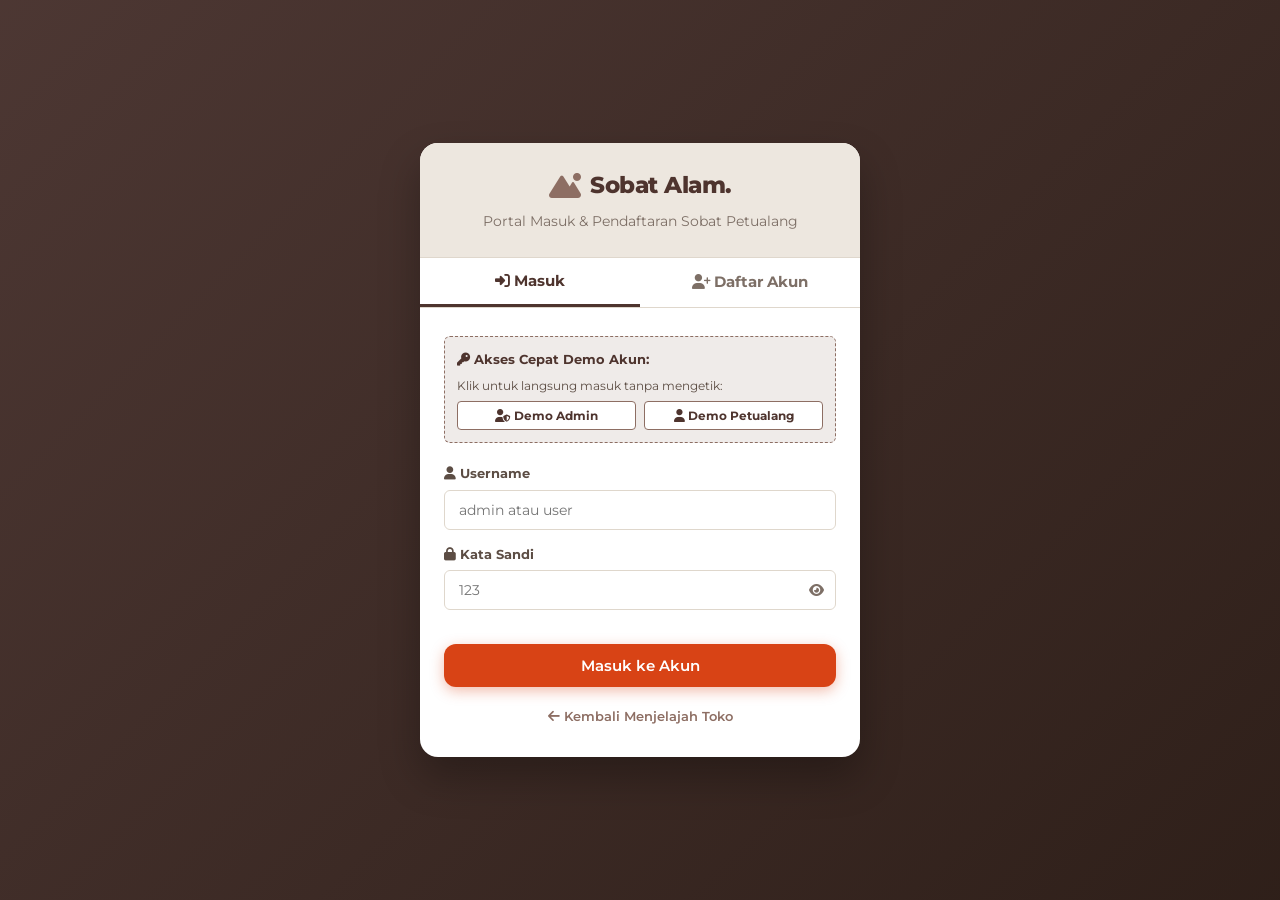
<file: admin.html>
<!DOCTYPE html>
<html lang="id">
<head>
    <meta charset="UTF-8">
    <meta name="viewport" content="width=device-width, initial-scale=1.0">
    <title>Admin Dashboard - Sobat Alam</title>
    <link rel="stylesheet" href="style.css">
    <link rel="preconnect" href="https://fonts.googleapis.com">
    <link rel="preconnect" href="https://fonts.gstatic.com" crossorigin>
    <link href="https://fonts.googleapis.com/css2?family=Montserrat:wght@400;500;600;700;800&display=swap" rel="stylesheet">
    <link rel="stylesheet" href="https://cdnjs.cloudflare.com/ajax/libs/font-awesome/6.4.0/css/all.min.css">
</head>
<body>
    <!-- Navbar Atas Admin -->
    <header class="navbar" style="background:#2b1810; border-bottom:1px solid #4a2c20;">
        <div style="display:flex; align-items:center; gap:16px;">
            <a href="admin.html" class="logo" style="color:#fff;">
                <i class="fas fa-mountain-sun" style="color:#f6c88b;"></i>
                <span>Sobat Alam <small style="font-size:0.75rem; background:rgba(255,255,255,0.15); padding:2px 8px; border-radius:4px; font-weight:600;">Admin Panel</small></span>
            </a>
        </div>
        <div class="nav-actions">
            <a href="index.html" class="btn btn-sm btn-outline-light" title="Buka Toko Pengunjung" target="_blank">
                <i class="fas fa-arrow-up-right-from-square"></i> Lihat Toko
            </a>
            <button onclick="logout()" class="btn btn-sm btn-primary" title="Keluar">
                <i class="fas fa-sign-out-alt"></i> Logout
            </button>
        </div>
    </header>

    <div class="admin-layout">
        <!-- Sidebar Menu Navigasi -->
        <aside class="admin-sidebar">
            <div class="admin-sidebar-header">
                <h3>Navigasi Admin</h3>
                <p style="font-size:0.78rem; opacity:0.8; margin-top:4px;">Kelola inventaris & transaksi</p>
            </div>
            <nav class="admin-nav">
                <button class="admin-nav-item active" data-tab="products" onclick="switchAdminTab('products')">
                    <i class="fas fa-boxes-stacked"></i> Kelola Produk
                </button>
                <button class="admin-nav-item" data-tab="orders" onclick="switchAdminTab('orders')">
                    <i class="fas fa-clipboard-list"></i> Pesanan Masuk
                </button>
                <button class="admin-nav-item" data-tab="settings" onclick="switchAdminTab('settings')">
                    <i class="fas fa-sliders"></i> Pemeliharaan Sistem
                </button>
            </nav>
            <div style="margin-top:auto; padding-top:20px; border-top:1px solid rgba(255,255,255,0.1); font-size:0.8rem; opacity:0.7;">
                Sobat Alam v2.0 Enterprise
            </div>
        </aside>

        <!-- Main Content Area -->
        <main class="admin-main">
            <!-- Statistik Ringkasan (KPI Dashboard) -->
            <div id="admin-stats" class="admin-stats-grid">
                <div class="stat-card">
                    <div class="stat-icon green"><i class="fas fa-box-archive"></i></div>
                    <div class="stat-details">
                        <h4>Total Produk Aktif</h4>
                        <div class="stat-number" id="stat-total-products">0</div>
                    </div>
                </div>
                <div class="stat-card">
                    <div class="stat-icon orange"><i class="fas fa-cart-shopping"></i></div>
                    <div class="stat-details">
                        <h4>Total Pesanan</h4>
                        <div class="stat-number" id="stat-total-orders">0</div>
                    </div>
                </div>
                <div class="stat-card">
                    <div class="stat-icon blue"><i class="fas fa-money-bill-wave"></i></div>
                    <div class="stat-details">
                        <h4>Total Omzet Masuk</h4>
                        <div class="stat-number" id="stat-total-revenue">Rp 0</div>
                    </div>
                </div>
                <div class="stat-card">
                    <div class="stat-icon yellow"><i class="fas fa-users"></i></div>
                    <div class="stat-details">
                        <h4>Pengguna Terdaftar</h4>
                        <div class="stat-number" id="stat-total-users">0</div>
                    </div>
                </div>
            </div>

            <!-- TAB 1: KELOLA PRODUK (CRUD) -->
            <section id="admin-sec-products">
                <div class="table-container">
                    <div class="table-header-bar">
                        <div>
                            <h3>Inventaris & Katalog Produk</h3>
                            <p style="font-size:0.85rem; color:var(--text-muted);">Tambah produk baru, ubah rincian harga/stok, atau hapus item</p>
                        </div>
                        <div style="display:flex; gap:12px; align-items:center;">
                            <input type="text" id="admin-prod-search" class="form-control" placeholder="Cari produk..." oninput="renderAdminProductsList()" style="width:220px; padding:8px 12px;">
                            <button class="btn btn-sm btn-primary" onclick="openModal('modal-add-product')">
                                <i class="fas fa-plus"></i> Tambah Produk Baru
                            </button>
                        </div>
                    </div>

                    <div style="overflow-x:auto;">
                        <table class="admin-table">
                            <thead>
                                <tr>
                                    <th>ID</th>
                                    <th>Foto</th>
                                    <th>Nama Produk & Tipe</th>
                                    <th>Harga</th>
                                    <th>Stok</th>
                                    <th>Rating</th>
                                    <th>Aksi</th>
                                </tr>
                            </thead>
                            <tbody id="admin-product-table-body">
                                <!-- Data diisi oleh app.js -->
                            </tbody>
                        </table>
                    </div>
                </div>
            </section>

            <!-- TAB 2: KELOLA PESANAN & TRANSAKSI -->
            <section id="admin-sec-orders" style="display:none;">
                <div class="table-container">
                    <div class="table-header-bar">
                        <div>
                            <h3>Daftar Pesanan & Transaksi Pembeli</h3>
                            <p style="font-size:0.85rem; color:var(--text-muted);">Pantau status pembayaran dan perbarui tahapan pengiriman</p>
                        </div>
                    </div>

                    <div style="overflow-x:auto;">
                        <table class="admin-table">
                            <thead>
                                <tr>
                                    <th>No. Invoice</th>
                                    <th>Pembeli & Kontak</th>
                                    <th>Rincian Barang</th>
                                    <th>Total Bayar</th>
                                    <th>Status Pesanan</th>
                                    <th>Aksi</th>
                                </tr>
                            </thead>
                            <tbody id="admin-orders-table-body">
                                <!-- Data diisi oleh app.js -->
                            </tbody>
                        </table>
                    </div>
                </div>
            </section>

            <!-- TAB 3: PENGATURAN & RESET SISTEM -->
            <section id="admin-sec-settings" style="display:none;">
                <div class="table-container" style="padding:30px;">
                    <h3 style="color:var(--primary-forest); margin-bottom:12px;">Pemeliharaan Sistem & Demo Data</h3>
                    <p style="color:var(--text-secondary); margin-bottom:24px; font-size:0.92rem;">
                        Jika Anda ingin mengembalikan data produk ke katalog bawaan awal atau mengosongkan riwayat pesanan uji coba untuk presentasi, gunakan tombol di bawah ini:
                    </p>
                    <button class="btn btn-outline-forest" onclick="resetDatabaseToDefault()" style="border-color:var(--danger); color:var(--danger);">
                        <i class="fas fa-rotate"></i> Reset Database ke Kondisi Default Demo
                    </button>
                </div>
            </section>
        </main>
    </div>

    <!-- MODAL TAMBAH PRODUK BARU -->
    <div id="modal-add-product" class="modal-overlay">
        <div class="modal-box" style="max-width: 650px;">
            <button class="modal-close-btn" onclick="closeModal('modal-add-product')"><i class="fas fa-times"></i></button>
            <div style="padding: 26px;">
                <h3 style="color:var(--primary-forest); font-size:1.35rem; margin-bottom:16px;">
                    <i class="fas fa-circle-plus" style="color:var(--forest-accent);"></i> Tambah Produk Baru
                </h3>
                <form id="form-add-product">
                    <div class="form-group">
                        <label for="prod-name">Nama Produk</label>
                        <input type="text" id="prod-name" class="form-control" placeholder="Contoh: Tenda Ultralight Pro 2P" required>
                    </div>
                    <div class="form-row">
                        <div class="form-group">
                            <label for="prod-price">Harga (Rupiah)</label>
                            <input type="number" id="prod-price" class="form-control" placeholder="Contoh: 850000" required>
                        </div>
                        <div class="form-group">
                            <label for="prod-stock">Jumlah Stok</label>
                            <input type="number" id="prod-stock" class="form-control" placeholder="Contoh: 15" value="10" required>
                        </div>
                    </div>
                    <div class="form-row">
                        <div class="form-group">
                            <label for="prod-cat">Kategori Gender</label>
                            <select id="prod-cat" class="form-control">
                                <option value="pria">Pria</option>
                                <option value="wanita">Wanita</option>
                                <option value="unisex">Unisex / Umum</option>
                            </select>
                        </div>
                        <div class="form-group">
                            <label for="prod-type">Tipe Produk</label>
                            <select id="prod-type" class="form-control">
                                <option value="tenda">Tenda & Shelter</option>
                                <option value="carrier">Tas Carrier</option>
                                <option value="sepatu">Sepatu Trekking</option>
                                <option value="pakaian">Pakaian & Jaket</option>
                                <option value="alat">Alat Camping & Masak</option>
                                <option value="aksesoris">Aksesoris & Matras</option>
                            </select>
                        </div>
                    </div>
                    <div class="form-group">
                        <label for="prod-img">URL Gambar Produk (Link Online)</label>
                        <input type="url" id="prod-img" class="form-control" placeholder="https://images.unsplash.com/photo-..." value="https://images.unsplash.com/photo-1478131143081-80f7f84ca84d?w=600&q=80" required>
                    </div>
                    <div class="form-group">
                        <label for="prod-desc">Deskripsi & Spesifikasi Produk</label>
                        <textarea id="prod-desc" class="form-control" rows="3" placeholder="Jelaskan fitur unggulan, bahan, dan kapasitas produk..."></textarea>
                    </div>
                    <div style="display:flex; justify-content:flex-end; gap:12px; margin-top:20px;">
                        <button type="button" class="btn btn-outline-forest" onclick="closeModal('modal-add-product')">Batal</button>
                        <button type="submit" class="btn btn-primary"><i class="fas fa-save"></i> Simpan Produk</button>
                    </div>
                </form>
            </div>
        </div>
    </div>

    <!-- MODAL EDIT PRODUK (UPDATE) -->
    <div id="modal-edit-product" class="modal-overlay">
        <div class="modal-box" style="max-width: 650px;">
            <button class="modal-close-btn" onclick="closeModal('modal-edit-product')"><i class="fas fa-times"></i></button>
            <div style="padding: 26px;">
                <h3 style="color:var(--primary-forest); font-size:1.35rem; margin-bottom:16px;">
                    <i class="fas fa-pen-to-square" style="color:var(--forest-accent);"></i> Edit Data Produk
                </h3>
                <form id="form-edit-product">
                    <input type="hidden" id="edit-prod-id">
                    <div class="form-group">
                        <label for="edit-prod-name">Nama Produk</label>
                        <input type="text" id="edit-prod-name" class="form-control" required>
                    </div>
                    <div class="form-row">
                        <div class="form-group">
                            <label for="edit-prod-price">Harga (Rupiah)</label>
                            <input type="number" id="edit-prod-price" class="form-control" required>
                        </div>
                        <div class="form-group">
                            <label for="edit-prod-stock">Jumlah Stok</label>
                            <input type="number" id="edit-prod-stock" class="form-control" required>
                        </div>
                    </div>
                    <div class="form-row">
                        <div class="form-group">
                            <label for="edit-prod-cat">Kategori Gender</label>
                            <select id="edit-prod-cat" class="form-control">
                                <option value="pria">Pria</option>
                                <option value="wanita">Wanita</option>
                                <option value="unisex">Unisex / Umum</option>
                            </select>
                        </div>
                        <div class="form-group">
                            <label for="edit-prod-type">Tipe Produk</label>
                            <select id="edit-prod-type" class="form-control">
                                <option value="tenda">Tenda & Shelter</option>
                                <option value="carrier">Tas Carrier</option>
                                <option value="sepatu">Sepatu Trekking</option>
                                <option value="pakaian">Pakaian & Jaket</option>
                                <option value="alat">Alat Camping & Masak</option>
                                <option value="aksesoris">Aksesoris & Matras</option>
                            </select>
                        </div>
                    </div>
                    <div class="form-group">
                        <label for="edit-prod-img">URL Gambar Produk</label>
                        <input type="url" id="edit-prod-img" class="form-control" required>
                    </div>
                    <div class="form-group">
                        <label for="edit-prod-desc">Deskripsi Produk</label>
                        <textarea id="edit-prod-desc" class="form-control" rows="3"></textarea>
                    </div>
                    <div style="display:flex; justify-content:flex-end; gap:12px; margin-top:20px;">
                        <button type="button" class="btn btn-outline-forest" onclick="closeModal('modal-edit-product')">Batal</button>
                        <button type="submit" class="btn btn-primary"><i class="fas fa-check"></i> Perbarui Produk</button>
                    </div>
                </form>
            </div>
        </div>
    </div>

    <!-- Modal Detail Pesanan Khusus Admin (Tetap di Admin Panel) -->
    <div id="admin-order-modal" class="modal-overlay"></div>

    <!-- Modal Invoice Bukti Pembelian -->
    <div id="invoice-modal" class="modal-overlay"></div>

    <script src="app.js"></script>
</body>
</html>
</file>
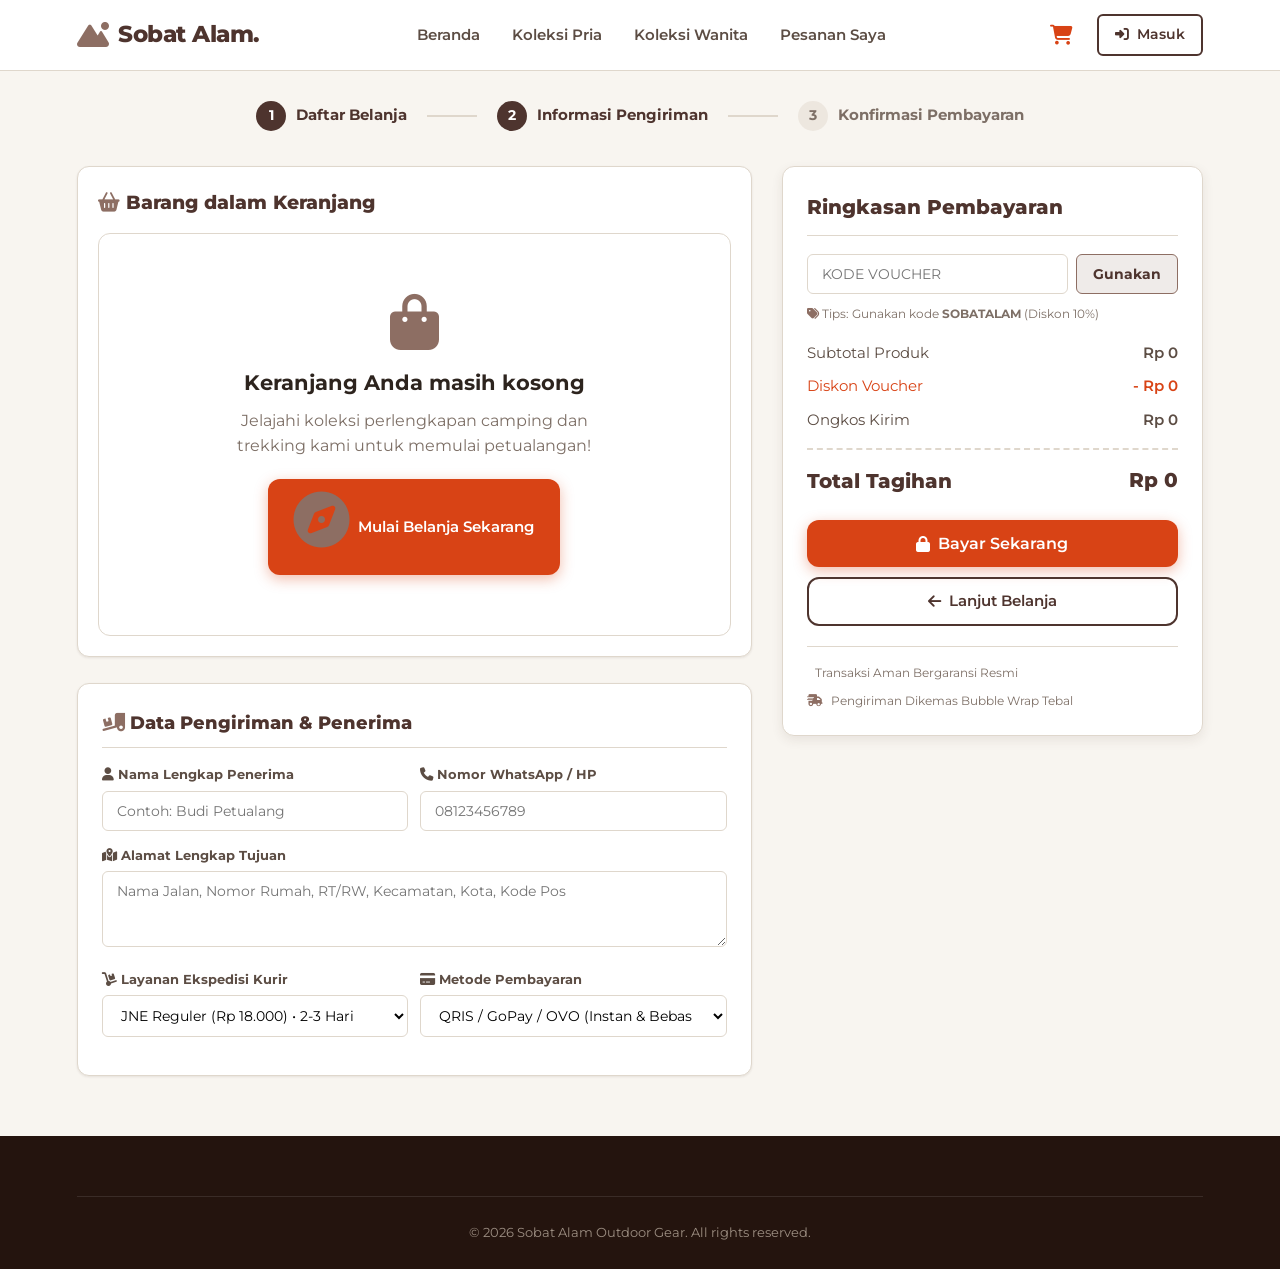
<file: cart.html>
<!DOCTYPE html>
<html lang="id">
<head>
    <meta charset="UTF-8">
    <meta name="viewport" content="width=device-width, initial-scale=1.0">
    <title>Keranjang Belanja & Checkout - Sobat Alam</title>
    <link rel="stylesheet" href="style.css">
    <link rel="preconnect" href="https://fonts.googleapis.com">
    <link rel="preconnect" href="https://fonts.gstatic.com" crossorigin>
    <link href="https://fonts.googleapis.com/css2?family=Montserrat:wght@400;500;600;700;800&display=swap" rel="stylesheet">
    <link rel="stylesheet" href="https://cdnjs.cloudflare.com/ajax/libs/font-awesome/6.4.0/css/all.min.css">
</head>
<body>
    <!-- Navigasi Utama -->
    <header class="navbar">
        <a href="index.html" class="logo">
            <i class="fas fa-mountain-sun"></i>
            <span>Sobat Alam.</span>
        </a>
        <nav class="nav-links">
            <a href="index.html">Beranda</a>
            <a href="pria.html">Koleksi Pria</a>
            <a href="wanita.html">Koleksi Wanita</a>
            <a href="orders.html">Pesanan Saya</a>
        </nav>
        <div class="nav-actions">
            <a href="cart.html" class="nav-btn-icon" title="Keranjang Belanja" style="color:var(--earth-orange);">
                <div class="cart-icon">
                    <i class="fas fa-shopping-cart"></i>
                    <span id="cart-count">0</span>
                </div>
            </a>
            <div id="user-nav-slot"></div>
            <button class="mobile-toggle" onclick="toggleMobileMenu()" title="Buka Menu">
                <i class="fas fa-bars"></i>
            </button>
        </div>
    </header>

    <main class="cart-page-wrap">
        <!-- Stepper Indicator -->
        <div class="checkout-steps">
            <div class="step-item active">
                <div class="step-badge">1</div>
                <span>Daftar Belanja</span>
            </div>
            <div class="step-divider"></div>
            <div class="step-item active">
                <div class="step-badge">2</div>
                <span>Informasi Pengiriman</span>
            </div>
            <div class="step-divider"></div>
            <div class="step-item">
                <div class="step-badge">3</div>
                <span>Konfirmasi Pembayaran</span>
            </div>
        </div>

        <div class="cart-layout">
            <!-- Kolom Kiri: Item Keranjang & Form Pengiriman -->
            <div class="cart-card-container">
                <div style="background:#fff; border-radius:var(--radius-md); border:1px solid var(--border-color); padding:20px; box-shadow:var(--shadow-sm);">
                    <div style="display:flex; justify-content:space-between; align-items:center; margin-bottom:16px;">
                        <h3 style="font-size:1.2rem; color:var(--primary-forest); font-weight:800;">
                            <i class="fas fa-shopping-basket" style="color:var(--forest-accent);"></i> Barang dalam Keranjang
                        </h3>
                    </div>
                    <!-- List Item Keranjang dari JS -->
                    <div id="cart-list"></div>
                </div>

                <!-- Form Pengiriman & Kontak Pembeli -->
                <div style="background:#fff; border-radius:var(--radius-md); border:1px solid var(--border-color); padding:24px; box-shadow:var(--shadow-sm); margin-top:10px;">
                    <h3 style="font-size:1.15rem; color:var(--primary-forest); font-weight:800; margin-bottom:16px; border-bottom:1px solid var(--border-color); padding-bottom:10px;">
                        <i class="fas fa-truck-ramp-box" style="color:var(--forest-accent);"></i> Data Pengiriman & Penerima
                    </h3>
                    <div class="form-row">
                        <div class="form-group">
                            <label for="checkout-name"><i class="fas fa-user"></i> Nama Lengkap Penerima</label>
                            <input type="text" id="checkout-name" class="form-control" placeholder="Contoh: Budi Petualang" required>
                        </div>
                        <div class="form-group">
                            <label for="checkout-phone"><i class="fas fa-phone"></i> Nomor WhatsApp / HP</label>
                            <input type="tel" id="checkout-phone" class="form-control" placeholder="08123456789" required>
                        </div>
                    </div>
                    <div class="form-group">
                        <label for="checkout-address"><i class="fas fa-map-location-dot"></i> Alamat Lengkap Tujuan</label>
                        <textarea id="checkout-address" class="form-control" rows="3" placeholder="Nama Jalan, Nomor Rumah, RT/RW, Kecamatan, Kota, Kode Pos" required></textarea>
                    </div>
                    <div class="form-row">
                        <div class="form-group">
                            <label for="checkout-courier"><i class="fas fa-dolly"></i> Layanan Ekspedisi Kurir</label>
                            <select id="checkout-courier" class="form-control" onchange="renderCartPage()">
                                <option value="18000">JNE Reguler (Rp 18.000) &bull; 2-3 Hari</option>
                                <option value="25000">SiCepat BEST Kilat (Rp 25.000) &bull; 1-2 Hari</option>
                                <option value="20000">J&T Express (Rp 20.000) &bull; 2-3 Hari</option>
                                <option value="45000">JTR Cargo Tenda/Carrier (Rp 45.000) &bull; 3-5 Hari</option>
                            </select>
                        </div>
                        <div class="form-group">
                            <label for="checkout-payment"><i class="fas fa-credit-card"></i> Metode Pembayaran</label>
                            <select id="checkout-payment" class="form-control">
                                <option value="qris">QRIS / GoPay / OVO (Instan & Bebas Biaya)</option>
                                <option value="bca">Transfer Bank BCA (Virtual Account)</option>
                                <option value="mandiri">Transfer Bank Mandiri</option>
                                <option value="cod">COD (Bayar Tunai di Tempat)</option>
                            </select>
                        </div>
                    </div>
                </div>
            </div>

            <!-- Kolom Kanan: Kupon Diskon & Ringkasan Pesanan (Sticky) -->
            <div class="checkout-panel">
                <h3>Ringkasan Pembayaran</h3>

                <!-- Input Voucher Kupon -->
                <div class="coupon-box">
                    <input type="text" id="coupon-input" placeholder="KODE VOUCHER">
                    <button type="button" onclick="applyCoupon()">Gunakan</button>
                </div>
                <div id="coupon-status-box"></div>
                <div style="font-size:0.78rem; color:var(--text-muted); margin-top:-10px; margin-bottom:18px;">
                    <i class="fas fa-tags" style="color:var(--forest-accent);"></i> Tips: Gunakan kode <b>SOBATALAM</b> (Diskon 10%)
                </div>

                <!-- Breakdown Biaya -->
                <div class="summary-line">
                    <span>Subtotal Produk</span>
                    <span id="cart-subtotal" style="font-weight:600;">Rp 0</span>
                </div>
                <div class="summary-line" style="color:var(--earth-orange);">
                    <span>Diskon Voucher</span>
                    <span id="cart-discount" style="font-weight:600;">- Rp 0</span>
                </div>
                <div class="summary-line">
                    <span>Ongkos Kirim</span>
                    <span id="cart-shipping" style="font-weight:600;">Rp 18.000</span>
                </div>
                <div class="summary-line total">
                    <span>Total Tagihan</span>
                    <span id="cart-total">Rp 0</span>
                </div>

                <div style="margin-top:24px;">
                    <button type="button" onclick="checkout(event)" class="btn btn-primary btn-block" style="padding:14px; font-size:1rem;">
                        <i class="fas fa-lock"></i> Bayar Sekarang
                    </button>
                    <a href="index.html" class="btn btn-outline-forest btn-block" style="margin-top:10px; text-align:center; padding:10px;">
                        <i class="fas fa-arrow-left"></i> Lanjut Belanja
                    </a>
                </div>

                <!-- Keamanan Transaksi -->
                <div style="margin-top:20px; padding-top:16px; border-top:1px solid var(--border-color); display:flex; flex-direction:column; gap:8px; font-size:0.78rem; color:var(--text-muted);">
                    <div style="display:flex; align-items:center; gap:8px;">
                        <i class="fas fa-shield-check" style="color:var(--forest-accent);"></i> Transaksi Aman Bergaransi Resmi
                    </div>
                    <div style="display:flex; align-items:center; gap:8px;">
                        <i class="fas fa-truck-fast" style="color:var(--forest-accent);"></i> Pengiriman Dikemas Bubble Wrap Tebal
                    </div>
                </div>
            </div>
        </div>
    </main>

    <!-- Modal Invoice Bukti Pembelian -->
    <div id="invoice-modal" class="modal-overlay"></div>

    <!-- Footer -->
    <footer>
        <div class="footer-bottom">
            &copy; 2026 Sobat Alam Outdoor Gear. All rights reserved.
        </div>
    </footer>

    <script src="app.js"></script>
</body>
</html>
</file>
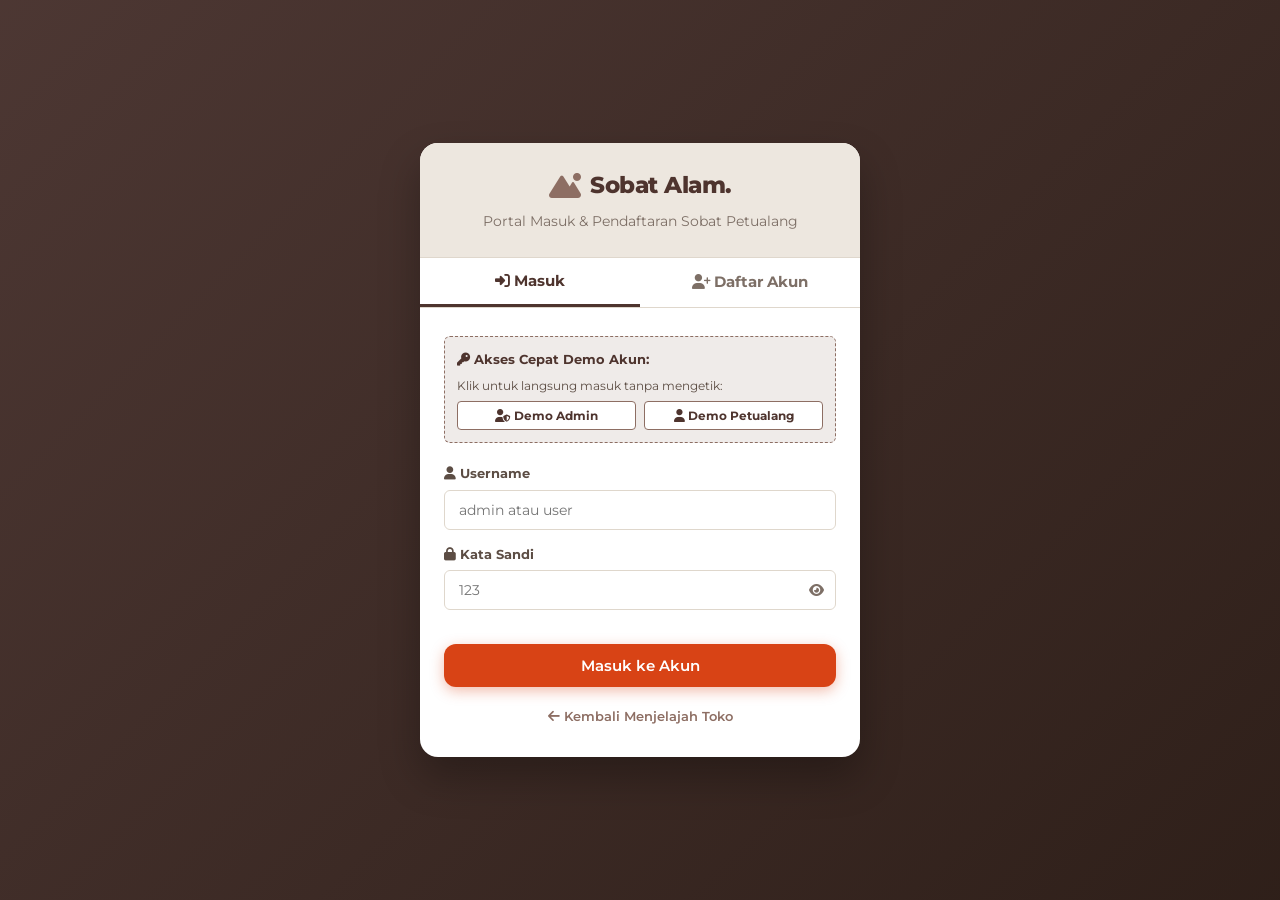
<file: login.html>
<!DOCTYPE html>
<html lang="id">
<head>
    <meta charset="UTF-8">
    <meta name="viewport" content="width=device-width, initial-scale=1.0">
    <title>Masuk & Daftar Akun - Sobat Alam</title>
    <link rel="stylesheet" href="style.css">
    <link rel="preconnect" href="https://fonts.googleapis.com">
    <link rel="preconnect" href="https://fonts.gstatic.com" crossorigin>
    <link href="https://fonts.googleapis.com/css2?family=Montserrat:wght@400;500;600;700;800&display=swap" rel="stylesheet">
    <link rel="stylesheet" href="https://cdnjs.cloudflare.com/ajax/libs/font-awesome/6.4.0/css/all.min.css">
</head>
<body>
    <div class="auth-page-wrapper">
        <div class="auth-card">
            <!-- Header Kartu -->
            <div class="auth-card-header">
                <a href="index.html" class="logo">
                    <i class="fas fa-mountain-sun"></i>
                    <span>Sobat Alam.</span>
                </a>
                <p>Portal Masuk & Pendaftaran Sobat Petualang</p>
            </div>

            <!-- Tab Masuk / Daftar -->
            <div class="auth-tabs">
                <button class="auth-tab-btn active" id="tab-login-btn" onclick="switchAuthTab('login')">
                    <i class="fas fa-sign-in-alt"></i> Masuk
                </button>
                <button class="auth-tab-btn" id="tab-register-btn" onclick="switchAuthTab('register')">
                    <i class="fas fa-user-plus"></i> Daftar Akun
                </button>
            </div>

            <!-- Form Masuk (Login) -->
            <div class="auth-form" id="form-login-section">
                <!-- Tombol Uji Coba Cepat (Demo Akun) -->
                <div class="demo-account-box">
                    <div class="demo-title"><i class="fas fa-key"></i> Akses Cepat Demo Akun:</div>
                    <div style="font-size:0.75rem; color:var(--text-secondary); margin-bottom:4px;">Klik untuk langsung masuk tanpa mengetik:</div>
                    <div class="demo-btns">
                        <button type="button" class="btn-demo" onclick="quickLogin('admin')">
                            <i class="fas fa-user-shield"></i> Demo Admin
                        </button>
                        <button type="button" class="btn-demo" onclick="quickLogin('user')">
                            <i class="fas fa-user"></i> Demo Petualang
                        </button>
                    </div>
                </div>

                <form id="login-form">
                    <div class="form-group">
                        <label for="username"><i class="fas fa-user"></i> Username</label>
                        <input type="text" id="username" class="form-control" placeholder="admin atau user" required>
                    </div>
                    <div class="form-group">
                        <label for="password"><i class="fas fa-lock"></i> Kata Sandi</label>
                        <div style="position:relative;">
                            <input type="password" id="password" class="form-control" placeholder="123" required>
                            <button type="button" onclick="togglePasswordVisibility('password')" style="position:absolute; right:12px; top:50%; transform:translateY(-50%); background:none; border:none; color:var(--text-muted); cursor:pointer;">
                                <i class="fas fa-eye" id="password-toggle-icon"></i>
                            </button>
                        </div>
                    </div>
                    <button type="submit" class="btn btn-primary btn-block" style="padding:12px; margin-top:20px;">
                        Masuk ke Akun
                    </button>
                </form>

                <div style="text-align:center; margin-top:16px;">
                    <a href="index.html" style="font-size:0.84rem; color:var(--forest-accent); font-weight:600;">
                        <i class="fas fa-arrow-left"></i> Kembali Menjelajah Toko
                    </a>
                </div>
            </div>

            <!-- Form Pendaftaran (Register) -->
            <div class="auth-form" id="form-register-section" style="display:none;">
                <form id="register-form">
                    <div class="form-group">
                        <label for="reg-fullname"><i class="fas fa-id-card"></i> Nama Lengkap</label>
                        <input type="text" id="reg-fullname" class="form-control" placeholder="Contoh: Rian Anggara" required>
                    </div>
                    <div class="form-group">
                        <label for="reg-username"><i class="fas fa-user"></i> Username Pilihan</label>
                        <input type="text" id="reg-username" class="form-control" placeholder="Contoh: rian26" required>
                    </div>
                    <div class="form-group">
                        <label for="reg-password"><i class="fas fa-lock"></i> Kata Sandi Baru</label>
                        <input type="password" id="reg-password" class="form-control" placeholder="Minimal 3 karakter" required>
                    </div>
                    <button type="submit" class="btn btn-forest btn-block" style="padding:12px; margin-top:20px;">
                        Daftar & Langsung Masuk
                    </button>
                </form>

                <div style="text-align:center; margin-top:16px;">
                    <span style="font-size:0.84rem; color:var(--text-muted);">Sudah punya akun? </span>
                    <a href="javascript:void(0)" onclick="switchAuthTab('login')" style="font-size:0.84rem; color:var(--primary-forest); font-weight:700;">
                        Masuk di sini
                    </a>
                </div>
            </div>
        </div>
    </div>

    <!-- Script Utama -->
    <script src="app.js"></script>
    <script>
        function switchAuthTab(tab) {
            const loginSec = document.getElementById('form-login-section');
            const regSec = document.getElementById('form-register-section');
            const loginBtn = document.getElementById('tab-login-btn');
            const regBtn = document.getElementById('tab-register-btn');

            if (tab === 'login') {
                loginSec.style.display = 'block';
                regSec.style.display = 'none';
                loginBtn.classList.add('active');
                regBtn.classList.remove('active');
            } else {
                loginSec.style.display = 'none';
                regSec.style.display = 'block';
                regBtn.classList.add('active');
                loginBtn.classList.remove('active');
            }
        }

        function togglePasswordVisibility(fieldId) {
            const field = document.getElementById(fieldId);
            const icon = document.getElementById('password-toggle-icon');
            if (field.type === 'password') {
                field.type = 'text';
                icon.classList.remove('fa-eye');
                icon.classList.add('fa-eye-slash');
            } else {
                field.type = 'password';
                icon.classList.remove('fa-eye-slash');
                icon.classList.add('fa-eye');
            }
        }
    </script>
</body>
</html>
</file>
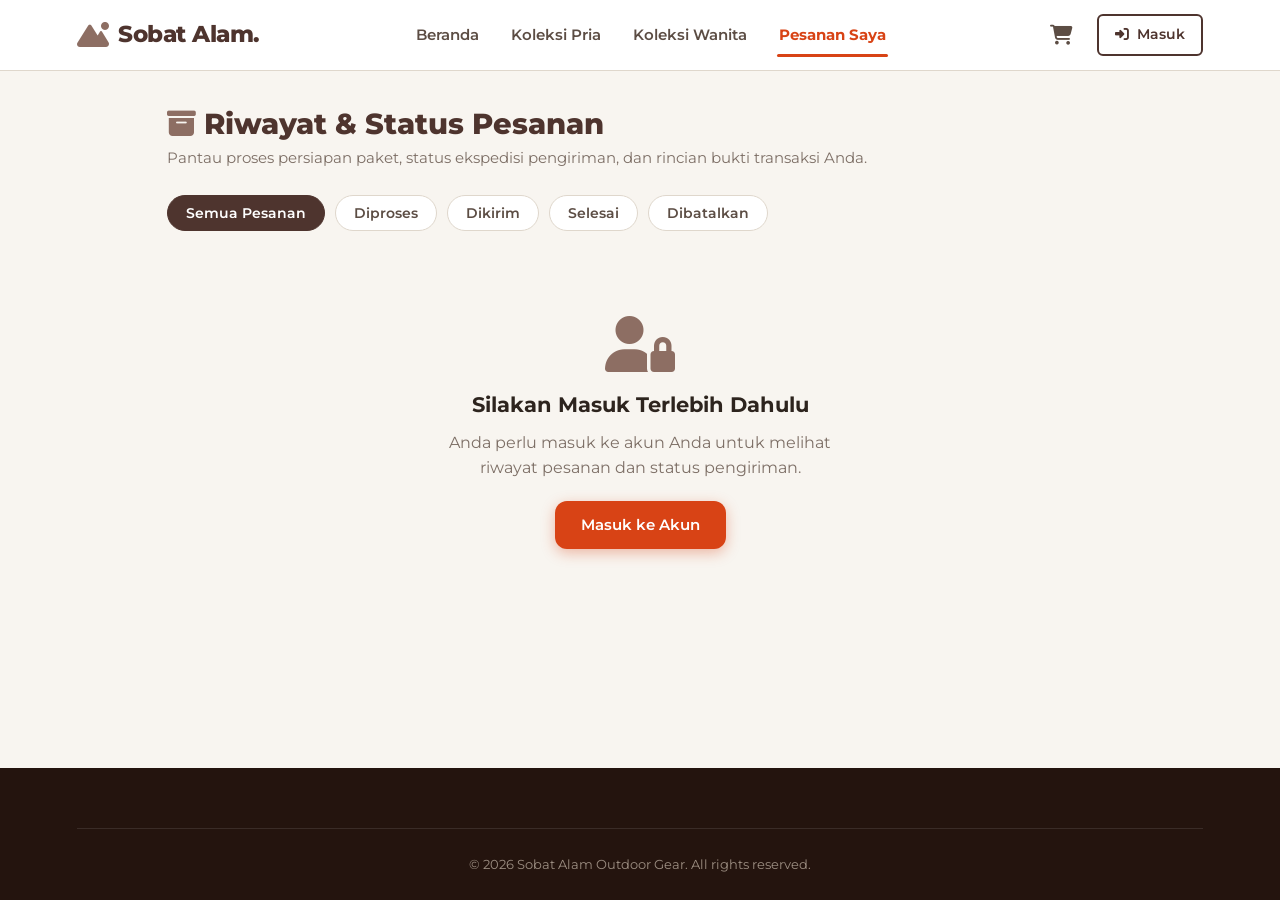
<file: orders.html>
<!DOCTYPE html>
<html lang="id">
<head>
    <meta charset="UTF-8">
    <meta name="viewport" content="width=device-width, initial-scale=1.0">
    <title>Riwayat Pesanan Saya - Sobat Alam</title>
    <link rel="stylesheet" href="style.css">
    <link rel="preconnect" href="https://fonts.googleapis.com">
    <link rel="preconnect" href="https://fonts.gstatic.com" crossorigin>
    <link href="https://fonts.googleapis.com/css2?family=Montserrat:wght@400;500;600;700;800&display=swap" rel="stylesheet">
    <link rel="stylesheet" href="https://cdnjs.cloudflare.com/ajax/libs/font-awesome/6.4.0/css/all.min.css">
</head>
<body>
    <!-- Navigasi Utama -->
    <header class="navbar">
        <a href="index.html" class="logo">
            <i class="fas fa-mountain-sun"></i>
            <span>Sobat Alam.</span>
        </a>
        <nav class="nav-links">
            <a href="index.html">Beranda</a>
            <a href="pria.html">Koleksi Pria</a>
            <a href="wanita.html">Koleksi Wanita</a>
            <a href="orders.html" class="active">Pesanan Saya</a>
        </nav>
        <div class="nav-actions">
            <a href="cart.html" class="nav-btn-icon" title="Keranjang Belanja">
                <div class="cart-icon">
                    <i class="fas fa-shopping-cart"></i>
                    <span id="cart-count">0</span>
                </div>
            </a>
            <div id="user-nav-slot"></div>
            <button class="mobile-toggle" onclick="toggleMobileMenu()" title="Buka Menu">
                <i class="fas fa-bars"></i>
            </button>
        </div>
    </header>

    <main class="orders-page-wrap">
        <!-- Page Banner Mini -->
        <div style="margin-bottom: 25px;">
            <h2 style="font-size: 1.8rem; font-weight: 800; color: var(--primary-forest);">
                <i class="fas fa-box-archive" style="color:var(--forest-accent);"></i> Riwayat & Status Pesanan
            </h2>
            <p style="color: var(--text-muted); font-size: 0.92rem;">
                Pantau proses persiapan paket, status ekspedisi pengiriman, dan rincian bukti transaksi Anda.
            </p>
        </div>

        <!-- Filter Tab Status Pesanan -->
        <div class="orders-filter-tabs">
            <button class="order-tab-btn active" onclick="filterOrdersByStatus('all', this)">Semua Pesanan</button>
            <button class="order-tab-btn" onclick="filterOrdersByStatus('Diproses', this)">Diproses</button>
            <button class="order-tab-btn" onclick="filterOrdersByStatus('Dikirim', this)">Dikirim</button>
            <button class="order-tab-btn" onclick="filterOrdersByStatus('Selesai', this)">Selesai</button>
            <button class="order-tab-btn" onclick="filterOrdersByStatus('Dibatalkan', this)">Dibatalkan</button>
        </div>

        <!-- Wadah Daftar Pesanan (Diisi Otomatis oleh app.js) -->
        <div id="orders-container"></div>
    </main>

    <!-- Modal Invoice Bukti Pembelian -->
    <div id="invoice-modal" class="modal-overlay"></div>

    <!-- Footer -->
    <footer>
        <div class="footer-bottom">
            &copy; 2026 Sobat Alam Outdoor Gear. All rights reserved.
        </div>
    </footer>

    <script src="app.js"></script>
</body>
</html>
</file>
<file: style.css>
/* ===================================================================
   SOBAT ALAM - OUTDOOR & CAMPING GEAR E-COMMERCE STYLESHEET
   Aesthetic: Warm Earth Wood & Deep Coffee Brown (Modern, Clean, Responsive)
   =================================================================== */

:root {
    /* Brand Brown Palette (Modern Earth & Leather Wood) */
    --primary-brown: #4e342e;          /* Cokelat Tua Elegan */
    --primary-brown-hover: #3e2723;    /* Cokelat Kopi Pekat */
    --brown-main: #5d4037;             /* Cokelat Utama */
    --brown-light: #8d6e63;            /* Cokelat Terang / Tawny */
    --brown-accent: #a1887f;           /* Cokelat Aksen Lembut */
    --brown-soft: #efebe9;             /* Krem Cokelat Muda */
    
    /* Mappings for class/variable compatibility */
    --primary-forest: var(--primary-brown);
    --primary-forest-hover: var(--primary-brown-hover);
    --forest-light: var(--brown-main);
    --forest-accent: var(--brown-light);
    --forest-soft: var(--brown-soft);
    
    /* Earth & Warm Accent */
    --earth-orange: #d84315;           /* Terakota Hangat */
    --earth-orange-hover: #bf360c;
    --earth-warm: #e07a5f;
    --earth-soft: #fbe9e7;
    --amber-tag: #d97706;
    
    /* Neutral & Backgrounds */
    --bg-main: #f8f5f0;                /* Krem Cerah Alami */
    --bg-card: #ffffff;
    --bg-muted: #ede7df;               /* Krem Sedang */
    --border-color: #dfd7cc;           /* Garis Pembatas Lembut */
    --border-light: #ece5dc;
    
    /* Typography Colors */
    --text-primary: #2d241e;           /* Cokelat Gelap / Espresso */
    --text-secondary: #5c4d44;
    --text-muted: #7d6f66;
    --text-light: #fdfcfb;
    
    /* Functional Status */
    --success: #2e7d32;
    --success-bg: #e8f5e9;
    --warning: #b45309;
    --warning-bg: #fef3c7;
    --danger: #c62828;
    --danger-bg: #ffebee;
    --info: #0277bd;
    --info-bg: #e1f5fe;

    /* Shadows & Radii */
    --radius-sm: 6px;
    --radius-md: 12px;
    --radius-lg: 18px;
    --radius-full: 9999px;
    --shadow-sm: 0 1px 3px rgba(62, 39, 35, 0.06), 0 1px 2px rgba(62, 39, 35, 0.04);
    --shadow-md: 0 4px 12px rgba(62, 39, 35, 0.09);
    --shadow-lg: 0 12px 28px rgba(62, 39, 35, 0.13);
    --shadow-hover: 0 16px 32px rgba(62, 39, 35, 0.18);
    
    --transition: all 0.25s cubic-bezier(0.4, 0, 0.2, 1);
}

/* Base Reset */
* {
    margin: 0;
    padding: 0;
    box-sizing: border-box;
}

html {
    scroll-behavior: smooth;
}

body {
    font-family: 'Montserrat', sans-serif;
    background-color: var(--bg-main);
    color: var(--text-primary);
    line-height: 1.6;
    min-height: 100vh;
    display: flex;
    flex-direction: column;
}

main {
    flex: 1;
}

a {
    color: inherit;
    text-decoration: none;
}

img {
    max-width: 100%;
    display: block;
}

button, input, select, textarea {
    font-family: inherit;
}

/* ===================================================================
   NAVBAR & HEADER
   =================================================================== */
.navbar {
    position: sticky;
    top: 0;
    z-index: 1000;
    background: rgba(255, 255, 255, 0.96);
    backdrop-filter: blur(10px);
    border-bottom: 1px solid var(--border-color);
    padding: 14px 6%;
    display: flex;
    justify-content: space-between;
    align-items: center;
    transition: var(--transition);
}

.logo {
    display: flex;
    align-items: center;
    gap: 10px;
    font-size: 1.45rem;
    font-weight: 800;
    color: var(--primary-brown);
    letter-spacing: -0.5px;
    text-decoration: none;
}

.logo i {
    color: var(--brown-light);
    font-size: 1.6rem;
}

.nav-links {
    display: flex;
    align-items: center;
    gap: 28px;
    list-style: none;
}

.nav-links a {
    color: var(--text-secondary);
    font-weight: 600;
    font-size: 0.95rem;
    padding: 6px 2px;
    position: relative;
    transition: var(--transition);
}

.nav-links a:hover {
    color: var(--primary-brown);
}

.nav-links a.active {
    color: var(--earth-orange);
    font-weight: 700;
}

.nav-links a.active::after {
    content: '';
    position: absolute;
    bottom: -4px;
    left: 0;
    width: 100%;
    height: 3px;
    background-color: var(--earth-orange);
    border-radius: var(--radius-full);
}

/* Nav Actions Right */
.nav-actions {
    display: flex;
    align-items: center;
    gap: 16px;
}

.nav-btn-icon {
    background: none;
    border: none;
    cursor: pointer;
    color: var(--text-secondary);
    font-size: 1.25rem;
    padding: 8px;
    border-radius: var(--radius-full);
    display: flex;
    align-items: center;
    justify-content: center;
    transition: var(--transition);
    position: relative;
}

.nav-btn-icon:hover {
    color: var(--primary-brown);
    background-color: var(--brown-soft);
}

.cart-icon {
    position: relative;
    display: flex;
    align-items: center;
    justify-content: center;
}

#cart-count {
    position: absolute;
    top: -6px;
    right: -8px;
    background-color: var(--earth-orange);
    color: var(--text-light);
    font-size: 0.72rem;
    font-weight: 700;
    min-width: 20px;
    height: 20px;
    border-radius: var(--radius-full);
    display: flex;
    align-items: center;
    justify-content: center;
    padding: 0 4px;
    box-shadow: 0 2px 4px rgba(216, 67, 21, 0.3);
}

/* User Account Profile Pill */
.user-profile-menu {
    position: relative;
}

.user-badge-btn {
    display: flex;
    align-items: center;
    gap: 8px;
    padding: 6px 14px;
    background: var(--bg-muted);
    border: 1px solid var(--border-color);
    border-radius: var(--radius-full);
    color: var(--primary-brown);
    font-size: 0.88rem;
    font-weight: 600;
    cursor: pointer;
    transition: var(--transition);
}

.user-badge-btn:hover {
    background: var(--brown-soft);
    border-color: var(--brown-light);
}

.user-badge-btn .user-avatar {
    width: 26px;
    height: 26px;
    background: var(--primary-brown);
    color: #fff;
    border-radius: 50%;
    display: flex;
    align-items: center;
    justify-content: center;
    font-size: 0.75rem;
}

.user-dropdown {
    position: absolute;
    right: 0;
    top: calc(100% + 8px);
    background: #fff;
    border-radius: var(--radius-md);
    box-shadow: var(--shadow-lg);
    border: 1px solid var(--border-color);
    width: 220px;
    display: none;
    flex-direction: column;
    overflow: hidden;
    z-index: 1010;
}

.user-dropdown.show {
    display: flex;
    animation: dropDownAnim 0.2s ease-out;
}

@keyframes dropDownAnim {
    from { opacity: 0; transform: translateY(-8px); }
    to { opacity: 1; transform: translateY(0); }
}

.user-dropdown-header {
    padding: 14px;
    background: var(--bg-muted);
    border-bottom: 1px solid var(--border-color);
}

.user-dropdown-header .name {
    font-weight: 700;
    color: var(--primary-brown);
    font-size: 0.95rem;
}

.user-dropdown-header .role-badge {
    display: inline-block;
    padding: 2px 8px;
    border-radius: var(--radius-full);
    font-size: 0.72rem;
    font-weight: 700;
    margin-top: 4px;
    text-transform: uppercase;
}

.role-badge.admin {
    background: #fef3c7;
    color: #b45309;
}

.role-badge.user {
    background: var(--brown-soft);
    color: var(--primary-brown);
}

.user-dropdown a, .user-dropdown button {
    display: flex;
    align-items: center;
    gap: 10px;
    padding: 12px 16px;
    color: var(--text-secondary);
    font-size: 0.88rem;
    font-weight: 600;
    background: none;
    border: none;
    text-align: left;
    width: 100%;
    cursor: pointer;
    transition: var(--transition);
}

.user-dropdown a:hover, .user-dropdown button:hover {
    background: var(--bg-muted);
    color: var(--primary-brown);
}

.user-dropdown .logout-item {
    color: var(--danger);
    border-top: 1px solid var(--border-color);
}

.user-dropdown .logout-item:hover {
    background: var(--danger-bg);
    color: var(--danger);
}

/* Mobile Toggle */
.mobile-toggle {
    display: none;
    background: none;
    border: none;
    font-size: 1.4rem;
    color: var(--primary-brown);
    cursor: pointer;
    padding: 6px;
}

/* ===================================================================
   HERO SECTION
   =================================================================== */
.hero {
    position: relative;
    min-height: 520px;
    background: linear-gradient(135deg, rgba(62, 39, 35, 0.88) 0%, rgba(46, 28, 24, 0.85) 100%), 
                url('https://images.unsplash.com/photo-1510312305653-8ed496efae75?w=1920&q=80') center/cover no-repeat;
    display: flex;
    align-items: center;
    padding: 60px 6%;
    color: var(--text-light);
    overflow: hidden;
}

.hero-content {
    max-width: 640px;
    z-index: 2;
}

.hero-pill {
    display: inline-flex;
    align-items: center;
    gap: 8px;
    padding: 6px 14px;
    background: rgba(255, 255, 255, 0.18);
    border: 1px solid rgba(255, 255, 255, 0.3);
    border-radius: var(--radius-full);
    font-size: 0.82rem;
    font-weight: 600;
    letter-spacing: 0.5px;
    margin-bottom: 20px;
    backdrop-filter: blur(6px);
}

.hero h1 {
    font-size: 3.1rem;
    font-weight: 800;
    line-height: 1.15;
    margin-bottom: 18px;
    letter-spacing: -1px;
}

.hero h1 span {
    color: #f6c88b;
}

.hero p {
    font-size: 1.1rem;
    opacity: 0.94;
    margin-bottom: 30px;
    line-height: 1.6;
}

.hero-cta {
    display: flex;
    gap: 16px;
    flex-wrap: wrap;
}

/* Button System */
.btn {
    display: inline-flex;
    align-items: center;
    justify-content: center;
    gap: 8px;
    padding: 12px 26px;
    font-size: 0.95rem;
    font-weight: 600;
    border-radius: var(--radius-md);
    border: none;
    cursor: pointer;
    transition: var(--transition);
    text-decoration: none;
}

.btn-primary {
    background-color: var(--earth-orange);
    color: #fff;
    box-shadow: 0 4px 14px rgba(216, 67, 21, 0.35);
}

.btn-primary:hover {
    background-color: var(--earth-orange-hover);
    transform: translateY(-2px);
    box-shadow: 0 6px 20px rgba(216, 67, 21, 0.45);
}

.btn-brown, .btn-forest {
    background-color: var(--primary-brown);
    color: #fff;
}

.btn-brown:hover, .btn-forest:hover {
    background-color: var(--primary-brown-hover);
    transform: translateY(-2px);
}

.btn-outline-light {
    background: rgba(255, 255, 255, 0.12);
    color: #fff;
    border: 1px solid rgba(255, 255, 255, 0.4);
    backdrop-filter: blur(4px);
}

.btn-outline-light:hover {
    background: #fff;
    color: var(--primary-brown);
}

.btn-outline-brown, .btn-outline-forest {
    background: transparent;
    color: var(--primary-brown);
    border: 2px solid var(--primary-brown);
}

.btn-outline-brown:hover, .btn-outline-forest:hover {
    background: var(--primary-brown);
    color: #fff;
}

.btn-sm {
    padding: 8px 16px;
    font-size: 0.85rem;
    border-radius: var(--radius-sm);
}

.btn-block {
    width: 100%;
}

/* Features Highlights Bar */
.features-bar {
    display: grid;
    grid-template-columns: repeat(auto-fit, minmax(220px, 1fr));
    gap: 20px;
    padding: 30px 6%;
    background: #fff;
    border-bottom: 1px solid var(--border-color);
}

.feature-box {
    display: flex;
    align-items: center;
    gap: 16px;
}

.feature-box i {
    width: 46px;
    height: 46px;
    background: var(--brown-soft);
    color: var(--brown-main);
    border-radius: 50%;
    display: flex;
    align-items: center;
    justify-content: center;
    font-size: 1.3rem;
}

.feature-box h4 {
    font-size: 0.95rem;
    font-weight: 700;
    color: var(--primary-brown);
    margin-bottom: 2px;
}

.feature-box p {
    font-size: 0.82rem;
    color: var(--text-muted);
}

/* ===================================================================
   PAGE HEADER BANNER (FOR PRIA, WANITA, CART, ORDERS)
   =================================================================== */
.page-banner {
    background: linear-gradient(135deg, var(--primary-brown) 0%, #2e1c12 100%);
    color: #fff;
    padding: 45px 6%;
    position: relative;
    overflow: hidden;
}

.page-banner-content {
    max-width: 800px;
    position: relative;
    z-index: 2;
}

.page-banner-badge {
    display: inline-block;
    padding: 4px 12px;
    background: rgba(255, 255, 255, 0.16);
    border-radius: var(--radius-full);
    font-size: 0.78rem;
    font-weight: 700;
    text-transform: uppercase;
    letter-spacing: 0.5px;
    margin-bottom: 12px;
}

.page-banner h1 {
    font-size: 2.3rem;
    font-weight: 800;
    margin-bottom: 8px;
}

.page-banner p {
    opacity: 0.92;
    font-size: 1rem;
}

/* Breadcrumb */
.breadcrumb {
    display: flex;
    align-items: center;
    gap: 8px;
    font-size: 0.84rem;
    color: rgba(255, 255, 255, 0.75);
    margin-top: 14px;
}

.breadcrumb a {
    color: #fff;
    font-weight: 600;
}

.breadcrumb a:hover {
    text-decoration: underline;
}

/* ===================================================================
   FILTER & CONTROLS TOOLBAR
   =================================================================== */
.catalog-toolbar {
    padding: 30px 6% 10px;
    display: flex;
    flex-direction: column;
    gap: 20px;
}

.toolbar-top {
    display: flex;
    justify-content: space-between;
    align-items: center;
    gap: 16px;
    flex-wrap: wrap;
}

.search-input-box {
    position: relative;
    flex: 1;
    max-width: 440px;
    min-width: 260px;
}

.search-input-box input {
    width: 100%;
    padding: 12px 16px 12px 42px;
    border: 1px solid var(--border-color);
    border-radius: var(--radius-full);
    background: #fff;
    font-size: 0.92rem;
    outline: none;
    transition: var(--transition);
}

.search-input-box input:focus {
    border-color: var(--brown-main);
    box-shadow: 0 0 0 3px rgba(93, 64, 55, 0.14);
}

.search-input-box i {
    position: absolute;
    left: 16px;
    top: 50%;
    transform: translateY(-50%);
    color: var(--text-muted);
}

.toolbar-filters {
    display: flex;
    align-items: center;
    gap: 12px;
    flex-wrap: wrap;
}

.sort-select {
    padding: 10px 18px;
    border: 1px solid var(--border-color);
    border-radius: var(--radius-full);
    background: #fff;
    font-size: 0.88rem;
    font-weight: 600;
    color: var(--text-secondary);
    outline: none;
    cursor: pointer;
    transition: var(--transition);
}

.sort-select:focus {
    border-color: var(--brown-main);
}

/* Category Filter Pills */
.category-pills {
    display: flex;
    align-items: center;
    gap: 10px;
    overflow-x: auto;
    padding-bottom: 6px;
    scrollbar-width: none;
}

.category-pills::-webkit-scrollbar {
    display: none;
}

.cat-pill {
    padding: 8px 18px;
    background: #fff;
    border: 1px solid var(--border-color);
    border-radius: var(--radius-full);
    font-size: 0.88rem;
    font-weight: 600;
    color: var(--text-secondary);
    cursor: pointer;
    white-space: nowrap;
    display: flex;
    align-items: center;
    gap: 8px;
    transition: var(--transition);
}

.cat-pill i {
    color: var(--brown-main);
}

.cat-pill:hover {
    background: var(--brown-soft);
    border-color: var(--brown-light);
    color: var(--primary-brown);
}

.cat-pill.active {
    background: var(--primary-brown);
    border-color: var(--primary-brown);
    color: #fff;
}

.cat-pill.active i {
    color: #f6c88b;
}

/* ===================================================================
   PRODUCT CATALOG SECTION & CARDS
   =================================================================== */
.products-section {
    padding: 20px 6% 60px;
}

.section-header {
    display: flex;
    justify-content: space-between;
    align-items: flex-end;
    margin-bottom: 26px;
    flex-wrap: wrap;
    gap: 10px;
}

.section-header h2 {
    font-size: 1.8rem;
    font-weight: 800;
    color: var(--primary-brown);
}

.section-header p {
    color: var(--text-muted);
    font-size: 0.92rem;
}

.product-grid {
    display: grid;
    grid-template-columns: repeat(auto-fill, minmax(260px, 1fr));
    gap: 26px;
}

/* Modern Card */
.product-card {
    background: var(--bg-card);
    border-radius: var(--radius-md);
    border: 1px solid var(--border-color);
    overflow: hidden;
    box-shadow: var(--shadow-sm);
    display: flex;
    flex-direction: column;
    transition: var(--transition);
    position: relative;
}

.product-card:hover {
    transform: translateY(-6px);
    box-shadow: var(--shadow-hover);
    border-color: var(--brown-light);
}

.product-image-wrap {
    position: relative;
    width: 100%;
    height: 230px;
    overflow: hidden;
    background: #eee8e0;
}

.product-image-wrap img {
    width: 100%;
    height: 100%;
    object-fit: cover;
    transition: transform 0.4s ease;
}

.product-card:hover .product-image-wrap img {
    transform: scale(1.06);
}

.badge-tag {
    position: absolute;
    top: 12px;
    left: 12px;
    padding: 4px 10px;
    background: rgba(62, 39, 35, 0.9);
    color: #fff;
    font-size: 0.72rem;
    font-weight: 700;
    border-radius: var(--radius-full);
    letter-spacing: 0.5px;
    text-transform: uppercase;
    backdrop-filter: blur(4px);
}

.stock-tag {
    position: absolute;
    top: 12px;
    right: 12px;
    padding: 4px 9px;
    font-size: 0.72rem;
    font-weight: 700;
    border-radius: var(--radius-full);
}

.stock-tag.in-stock {
    background: var(--success-bg);
    color: var(--success);
}

.stock-tag.low-stock {
    background: var(--warning-bg);
    color: var(--warning);
}

.quick-view-btn {
    position: absolute;
    bottom: 12px;
    left: 50%;
    transform: translateX(-50%) translateY(20px);
    opacity: 0;
    background: rgba(255, 255, 255, 0.95);
    color: var(--primary-brown);
    border: none;
    padding: 8px 18px;
    border-radius: var(--radius-full);
    font-size: 0.82rem;
    font-weight: 700;
    cursor: pointer;
    box-shadow: 0 4px 10px rgba(0, 0, 0, 0.15);
    display: flex;
    align-items: center;
    gap: 6px;
    transition: var(--transition);
    white-space: nowrap;
}

.product-card:hover .quick-view-btn {
    transform: translateX(-50%) translateY(0);
    opacity: 1;
}

.product-info {
    padding: 18px;
    display: flex;
    flex-direction: column;
    flex: 1;
}

.product-meta {
    display: flex;
    justify-content: space-between;
    align-items: center;
    margin-bottom: 8px;
}

.product-category-label {
    font-size: 0.76rem;
    font-weight: 700;
    text-transform: uppercase;
    color: var(--brown-main);
}

.product-rating {
    display: flex;
    align-items: center;
    gap: 4px;
    font-size: 0.8rem;
    font-weight: 700;
    color: #eab308;
}

.product-info h3 {
    font-size: 1.05rem;
    font-weight: 700;
    color: var(--text-primary);
    margin-bottom: 6px;
    line-height: 1.35;
    display: -webkit-box;
    -webkit-line-clamp: 2;
    -webkit-box-orient: vertical;
    overflow: hidden;
    height: 2.7rem;
}

.product-desc-snippet {
    font-size: 0.82rem;
    color: var(--text-muted);
    margin-bottom: 14px;
    line-height: 1.4;
    display: -webkit-box;
    -webkit-line-clamp: 2;
    -webkit-box-orient: vertical;
    overflow: hidden;
}

.product-bottom {
    margin-top: auto;
    display: flex;
    flex-direction: column;
    gap: 12px;
}

.product-price {
    font-size: 1.25rem;
    font-weight: 800;
    color: var(--primary-brown);
}

.card-actions {
    display: flex;
    gap: 8px;
}

.card-actions .btn-cart {
    flex: 1;
    background: var(--primary-brown);
    color: #fff;
    border: none;
    padding: 10px;
    border-radius: var(--radius-sm);
    font-weight: 600;
    font-size: 0.88rem;
    cursor: pointer;
    display: flex;
    align-items: center;
    justify-content: center;
    gap: 6px;
    transition: var(--transition);
}

.card-actions .btn-cart:hover {
    background: var(--brown-main);
}

.card-actions .btn-detail {
    background: var(--bg-muted);
    color: var(--primary-brown);
    border: 1px solid var(--border-color);
    padding: 10px 14px;
    border-radius: var(--radius-sm);
    font-size: 0.88rem;
    cursor: pointer;
    transition: var(--transition);
}

.card-actions .btn-detail:hover {
    background: var(--brown-soft);
    border-color: var(--brown-light);
}

/* Empty State */
.empty-state {
    text-align: center;
    padding: 60px 20px;
    grid-column: 1 / -1;
}

.empty-state i {
    font-size: 3.5rem;
    color: var(--brown-light);
    margin-bottom: 16px;
}

.empty-state h3 {
    font-size: 1.3rem;
    color: var(--text-primary);
    margin-bottom: 8px;
}

.empty-state p {
    color: var(--text-muted);
    max-width: 400px;
    margin: 0 auto 20px;
}

/* ===================================================================
   MODAL DIALOGS (PRODUCT DETAIL, INVOICE, QUICK SEARCH, ADMIN MODAL)
   =================================================================== */
.modal-overlay {
    position: fixed;
    top: 0;
    left: 0;
    right: 0;
    bottom: 0;
    background: rgba(46, 28, 24, 0.7);
    backdrop-filter: blur(4px);
    z-index: 2000;
    display: none;
    align-items: center;
    justify-content: center;
    padding: 20px;
    overflow-y: auto;
}

.modal-overlay.active {
    display: flex;
    animation: fadeIn 0.2s ease-out;
}

@keyframes fadeIn {
    from { opacity: 0; }
    to { opacity: 1; }
}

.modal-box {
    background: #fff;
    border-radius: var(--radius-lg);
    box-shadow: var(--shadow-lg);
    max-width: 780px;
    width: 100%;
    max-height: 90vh;
    overflow-y: auto;
    position: relative;
    animation: slideUp 0.25s ease-out;
}

@keyframes slideUp {
    from { transform: translateY(20px); opacity: 0; }
    to { transform: translateY(0); opacity: 1; }
}

.modal-close-btn {
    position: absolute;
    top: 18px;
    right: 18px;
    width: 36px;
    height: 36px;
    border-radius: 50%;
    background: var(--bg-muted);
    border: none;
    font-size: 1.1rem;
    color: var(--text-secondary);
    cursor: pointer;
    display: flex;
    align-items: center;
    justify-content: center;
    transition: var(--transition);
    z-index: 10;
}

.modal-close-btn:hover {
    background: var(--danger-bg);
    color: var(--danger);
}

/* Product Detail Modal Body */
.product-detail-layout {
    display: grid;
    grid-template-columns: 1fr 1.2fr;
    gap: 28px;
    padding: 30px;
}

.detail-img-box {
    border-radius: var(--radius-md);
    overflow: hidden;
    background: #eee8e0;
    height: 340px;
}

.detail-img-box img {
    width: 100%;
    height: 100%;
    object-fit: cover;
}

.detail-content {
    display: flex;
    flex-direction: column;
}

.detail-header {
    margin-bottom: 14px;
}

.detail-header h2 {
    font-size: 1.5rem;
    font-weight: 800;
    color: var(--primary-brown);
    margin-bottom: 8px;
}

.detail-price {
    font-size: 1.6rem;
    font-weight: 800;
    color: var(--earth-orange);
    margin-bottom: 12px;
}

.detail-desc {
    font-size: 0.92rem;
    color: var(--text-secondary);
    margin-bottom: 18px;
    line-height: 1.6;
}

.detail-specs-table {
    width: 100%;
    border-collapse: collapse;
    margin-bottom: 20px;
    font-size: 0.85rem;
}

.detail-specs-table td {
    padding: 6px 10px;
    border-bottom: 1px solid var(--border-light);
}

.detail-specs-table td:first-child {
    font-weight: 600;
    color: var(--text-muted);
    width: 35%;
}

.qty-picker {
    display: flex;
    align-items: center;
    gap: 12px;
    margin-bottom: 22px;
}

.qty-picker label {
    font-size: 0.88rem;
    font-weight: 600;
    color: var(--text-secondary);
}

.qty-stepper {
    display: flex;
    align-items: center;
    border: 1px solid var(--border-color);
    border-radius: var(--radius-sm);
    overflow: hidden;
    background: #fff;
}

.qty-stepper button {
    width: 34px;
    height: 34px;
    background: var(--bg-muted);
    border: none;
    cursor: pointer;
    font-weight: 700;
    font-size: 1.1rem;
    color: var(--primary-brown);
    transition: var(--transition);
}

.qty-stepper button:hover {
    background: var(--brown-soft);
}

.qty-stepper input {
    width: 50px;
    height: 34px;
    border: none;
    text-align: center;
    font-weight: 700;
    outline: none;
}

/* ===================================================================
   SHOPPING CART & CHECKOUT PAGE
   =================================================================== */
.cart-page-wrap {
    padding: 30px 6% 60px;
    max-width: 1280px;
    margin: 0 auto;
    width: 100%;
}

.checkout-steps {
    display: flex;
    align-items: center;
    justify-content: center;
    gap: 20px;
    margin-bottom: 35px;
}

.step-item {
    display: flex;
    align-items: center;
    gap: 10px;
    font-size: 0.92rem;
    font-weight: 700;
    color: var(--text-muted);
}

.step-item.active {
    color: var(--primary-brown);
}

.step-badge {
    width: 30px;
    height: 30px;
    border-radius: 50%;
    background: var(--bg-muted);
    color: var(--text-muted);
    display: flex;
    align-items: center;
    justify-content: center;
    font-size: 0.85rem;
}

.step-item.active .step-badge {
    background: var(--primary-brown);
    color: #fff;
}

.step-divider {
    width: 50px;
    height: 2px;
    background: var(--border-color);
}

.cart-layout {
    display: grid;
    grid-template-columns: 1.6fr 1fr;
    gap: 30px;
    align-items: start;
}

.cart-card-container {
    display: flex;
    flex-direction: column;
    gap: 16px;
}

.cart-item-row {
    display: flex;
    align-items: center;
    gap: 18px;
    background: #fff;
    padding: 16px;
    border-radius: var(--radius-md);
    border: 1px solid var(--border-color);
    box-shadow: var(--shadow-sm);
}

.cart-item-img {
    width: 90px;
    height: 90px;
    border-radius: var(--radius-sm);
    object-fit: cover;
    flex-shrink: 0;
}

.cart-item-info {
    flex: 1;
}

.cart-item-info h4 {
    font-size: 1rem;
    font-weight: 700;
    color: var(--text-primary);
    margin-bottom: 4px;
}

.cart-item-info .item-price {
    font-size: 0.92rem;
    font-weight: 600;
    color: var(--primary-brown);
}

.cart-item-qty {
    display: flex;
    align-items: center;
    gap: 8px;
}

.cart-item-subtotal {
    font-size: 1.05rem;
    font-weight: 800;
    color: var(--primary-brown);
    min-width: 120px;
    text-align: right;
}

.btn-remove-item {
    background: none;
    border: none;
    color: var(--text-muted);
    cursor: pointer;
    font-size: 1.1rem;
    padding: 6px;
    border-radius: var(--radius-sm);
    transition: var(--transition);
}

.btn-remove-item:hover {
    color: var(--danger);
    background: var(--danger-bg);
}

/* Cart Checkout Panel (Right) */
.checkout-panel {
    background: #fff;
    border-radius: var(--radius-md);
    border: 1px solid var(--border-color);
    box-shadow: var(--shadow-md);
    padding: 24px;
    position: sticky;
    top: 90px;
}

.checkout-panel h3 {
    font-size: 1.25rem;
    font-weight: 800;
    color: var(--primary-brown);
    margin-bottom: 18px;
    padding-bottom: 12px;
    border-bottom: 1px solid var(--border-color);
}

/* Coupon Box */
.coupon-box {
    display: flex;
    gap: 8px;
    margin-bottom: 20px;
}

.coupon-box input {
    flex: 1;
    padding: 10px 14px;
    border: 1px solid var(--border-color);
    border-radius: var(--radius-sm);
    font-size: 0.88rem;
    text-transform: uppercase;
    outline: none;
}

.coupon-box input:focus {
    border-color: var(--brown-main);
}

.coupon-box button {
    padding: 10px 16px;
    background: var(--brown-soft);
    color: var(--primary-brown);
    border: 1px solid var(--brown-light);
    border-radius: var(--radius-sm);
    font-weight: 700;
    font-size: 0.85rem;
    cursor: pointer;
    transition: var(--transition);
}

.coupon-box button:hover {
    background: var(--primary-brown);
    color: #fff;
}

.coupon-applied-alert {
    display: flex;
    justify-content: space-between;
    align-items: center;
    background: var(--success-bg);
    color: var(--success);
    padding: 8px 12px;
    border-radius: var(--radius-sm);
    font-size: 0.82rem;
    font-weight: 600;
    margin-bottom: 18px;
}

/* Form Section Inside Checkout */
.form-group {
    margin-bottom: 14px;
}

.form-group label {
    display: block;
    font-size: 0.84rem;
    font-weight: 700;
    color: var(--text-secondary);
    margin-bottom: 5px;
}

.form-control {
    width: 100%;
    padding: 10px 14px;
    border: 1px solid var(--border-color);
    border-radius: var(--radius-sm);
    font-size: 0.9rem;
    outline: none;
    background: #fff;
    transition: var(--transition);
}

.form-control:focus {
    border-color: var(--brown-main);
    box-shadow: 0 0 0 3px rgba(93, 64, 55, 0.12);
}

.form-row {
    display: grid;
    grid-template-columns: 1fr 1fr;
    gap: 12px;
}

/* Price Summary Lines */
.summary-line {
    display: flex;
    justify-content: space-between;
    align-items: center;
    margin-bottom: 10px;
    font-size: 0.92rem;
    color: var(--text-secondary);
}

.summary-line.total {
    margin-top: 16px;
    padding-top: 14px;
    border-top: 2px dashed var(--border-color);
    font-size: 1.25rem;
    font-weight: 800;
    color: var(--primary-brown);
}

/* Invoice Modal */
.invoice-card {
    padding: 30px;
}

.invoice-badge-success {
    display: inline-flex;
    align-items: center;
    gap: 8px;
    padding: 8px 16px;
    background: var(--success-bg);
    color: var(--success);
    border-radius: var(--radius-full);
    font-size: 0.92rem;
    font-weight: 700;
    margin-bottom: 16px;
}

.invoice-header {
    display: flex;
    justify-content: space-between;
    align-items: flex-start;
    border-bottom: 2px solid var(--border-color);
    padding-bottom: 16px;
    margin-bottom: 20px;
}

.invoice-header h3 {
    font-size: 1.35rem;
    color: var(--primary-brown);
}

.invoice-meta {
    font-size: 0.85rem;
    color: var(--text-muted);
}

.invoice-items-list {
    margin: 20px 0;
}

.invoice-item-row {
    display: flex;
    justify-content: space-between;
    padding: 8px 0;
    border-bottom: 1px solid var(--border-light);
    font-size: 0.9rem;
}

/* ===================================================================
   ORDERS HISTORY PAGE
   =================================================================== */
.orders-page-wrap {
    padding: 30px 6% 60px;
    max-width: 1100px;
    margin: 0 auto;
    width: 100%;
}

.orders-filter-tabs {
    display: flex;
    gap: 10px;
    margin-bottom: 25px;
    overflow-x: auto;
}

.order-tab-btn {
    padding: 8px 18px;
    background: #fff;
    border: 1px solid var(--border-color);
    border-radius: var(--radius-full);
    font-weight: 600;
    font-size: 0.88rem;
    color: var(--text-secondary);
    cursor: pointer;
    transition: var(--transition);
}

.order-tab-btn.active {
    background: var(--primary-brown);
    border-color: var(--primary-brown);
    color: #fff;
}

.order-card {
    background: #fff;
    border-radius: var(--radius-md);
    border: 1px solid var(--border-color);
    box-shadow: var(--shadow-sm);
    margin-bottom: 20px;
    overflow: hidden;
    transition: var(--transition);
}

.order-card:hover {
    box-shadow: var(--shadow-md);
}

.order-card-header {
    background: var(--bg-muted);
    padding: 14px 20px;
    display: flex;
    justify-content: space-between;
    align-items: center;
    border-bottom: 1px solid var(--border-color);
    flex-wrap: wrap;
    gap: 10px;
}

.order-header-info {
    display: flex;
    align-items: center;
    gap: 14px;
    font-size: 0.88rem;
}

.order-header-info .inv-num {
    font-weight: 700;
    color: var(--primary-brown);
}

.order-status-badge {
    padding: 4px 12px;
    border-radius: var(--radius-full);
    font-size: 0.78rem;
    font-weight: 700;
    text-transform: uppercase;
}

.order-status-badge.lunas,
.order-status-badge.selesai {
    background: var(--success-bg);
    color: var(--success);
}

.order-status-badge.diproses {
    background: var(--info-bg);
    color: var(--info);
}

.order-status-badge.dikirim {
    background: #fef3c7;
    color: #b45309;
}

.order-status-badge.menunggu {
    background: var(--warning-bg);
    color: var(--warning);
}

.order-status-badge.dibatalkan {
    background: var(--danger-bg);
    color: var(--danger);
}

.order-card-body {
    padding: 20px;
}

.order-item-snippet {
    display: flex;
    align-items: center;
    gap: 14px;
    margin-bottom: 12px;
    padding-bottom: 12px;
    border-bottom: 1px solid var(--border-light);
}

.order-item-snippet img {
    width: 60px;
    height: 60px;
    border-radius: var(--radius-sm);
    object-fit: cover;
}

.order-card-footer {
    display: flex;
    justify-content: space-between;
    align-items: center;
    padding-top: 10px;
    flex-wrap: wrap;
    gap: 10px;
}

/* ===================================================================
   ADMIN DASHBOARD
   =================================================================== */
.admin-layout {
    display: grid;
    grid-template-columns: 260px 1fr;
    min-height: calc(100vh - 65px);
}

.admin-sidebar {
    background: #24140e;
    color: #fff;
    padding: 24px 16px;
    display: flex;
    flex-direction: column;
}

.admin-sidebar-header {
    padding-bottom: 20px;
    margin-bottom: 20px;
    border-bottom: 1px solid rgba(255, 255, 255, 0.12);
}

.admin-sidebar-header h3 {
    font-size: 1.15rem;
    font-weight: 700;
    color: #f6c88b;
}

.admin-nav {
    display: flex;
    flex-direction: column;
    gap: 6px;
    flex: 1;
}

.admin-nav-item {
    display: flex;
    align-items: center;
    gap: 12px;
    padding: 12px 16px;
    border-radius: var(--radius-sm);
    color: rgba(255, 255, 255, 0.8);
    font-weight: 600;
    font-size: 0.92rem;
    cursor: pointer;
    background: none;
    border: none;
    width: 100%;
    text-align: left;
    transition: var(--transition);
}

.admin-nav-item:hover, .admin-nav-item.active {
    background: rgba(255, 255, 255, 0.12);
    color: #fff;
}

.admin-nav-item.active {
    background: var(--brown-main);
}

.admin-main {
    padding: 30px 40px;
    background: var(--bg-main);
    overflow-y: auto;
}

/* KPI Cards */
.admin-stats-grid {
    display: grid;
    grid-template-columns: repeat(auto-fit, minmax(220px, 1fr));
    gap: 20px;
    margin-bottom: 30px;
}

.stat-card {
    background: #fff;
    padding: 20px;
    border-radius: var(--radius-md);
    border: 1px solid var(--border-color);
    box-shadow: var(--shadow-sm);
    display: flex;
    align-items: center;
    gap: 16px;
}

.stat-icon {
    width: 52px;
    height: 52px;
    border-radius: var(--radius-md);
    display: flex;
    align-items: center;
    justify-content: center;
    font-size: 1.5rem;
}

.stat-icon.brown {
    background: var(--brown-soft);
    color: var(--primary-brown);
}

.stat-icon.orange {
    background: var(--earth-soft);
    color: var(--earth-orange);
}

.stat-icon.blue {
    background: var(--info-bg);
    color: var(--info);
}

.stat-icon.yellow {
    background: #fef9c3;
    color: #a16207;
}

.stat-details h4 {
    font-size: 0.82rem;
    color: var(--text-muted);
    font-weight: 600;
    text-transform: uppercase;
}

.stat-details .stat-number {
    font-size: 1.5rem;
    font-weight: 800;
    color: var(--primary-brown);
}

/* Admin Table Styling */
.table-container {
    background: #fff;
    border-radius: var(--radius-md);
    border: 1px solid var(--border-color);
    box-shadow: var(--shadow-sm);
    overflow: hidden;
    margin-bottom: 30px;
}

.table-header-bar {
    padding: 18px 24px;
    display: flex;
    justify-content: space-between;
    align-items: center;
    border-bottom: 1px solid var(--border-color);
    flex-wrap: wrap;
    gap: 12px;
}

.table-header-bar h3 {
    font-size: 1.2rem;
    font-weight: 800;
    color: var(--primary-brown);
}

.admin-table {
    width: 100%;
    border-collapse: collapse;
    font-size: 0.9rem;
    text-align: left;
}

.admin-table th {
    background: var(--bg-muted);
    padding: 12px 18px;
    font-weight: 700;
    color: var(--text-secondary);
    border-bottom: 1px solid var(--border-color);
}

.admin-table td {
    padding: 14px 18px;
    border-bottom: 1px solid var(--border-light);
    vertical-align: middle;
}

.admin-table tr:hover td {
    background: #fcfbf9;
}

.table-actions {
    display: flex;
    gap: 8px;
}

.btn-action {
    padding: 6px 12px;
    border-radius: var(--radius-sm);
    font-size: 0.8rem;
    font-weight: 600;
    border: none;
    cursor: pointer;
    transition: var(--transition);
}

.btn-action.edit {
    background: var(--brown-soft);
    color: var(--primary-brown);
}

.btn-action.edit:hover {
    background: #d7ccc8;
}

.btn-action.delete {
    background: var(--danger-bg);
    color: var(--danger);
}

.btn-action.delete:hover {
    background: #fecaca;
}

/* ===================================================================
   LOGIN & REGISTER PAGE
   =================================================================== */
.auth-page-wrapper {
    min-height: 100vh;
    display: flex;
    align-items: center;
    justify-content: center;
    padding: 40px 20px;
    background: linear-gradient(135deg, rgba(62, 39, 35, 0.92) 0%, rgba(36, 20, 14, 0.95) 100%),
                url('https://images.unsplash.com/photo-1523987355523-c7b5b0dd90a7?w=1920&q=80') center/cover no-repeat;
}

.auth-card {
    background: #fff;
    border-radius: var(--radius-lg);
    box-shadow: 0 20px 40px rgba(0, 0, 0, 0.28);
    width: 100%;
    max-width: 440px;
    overflow: hidden;
}

.auth-card-header {
    background: var(--bg-muted);
    padding: 24px;
    text-align: center;
    border-bottom: 1px solid var(--border-color);
}

.auth-card-header .logo {
    justify-content: center;
    margin-bottom: 6px;
}

.auth-card-header p {
    font-size: 0.88rem;
    color: var(--text-muted);
}

.auth-tabs {
    display: grid;
    grid-template-columns: 1fr 1fr;
    border-bottom: 1px solid var(--border-color);
}

.auth-tab-btn {
    padding: 14px;
    background: none;
    border: none;
    font-weight: 700;
    font-size: 0.92rem;
    color: var(--text-muted);
    cursor: pointer;
    transition: var(--transition);
}

.auth-tab-btn.active {
    color: var(--primary-brown);
    border-bottom: 3px solid var(--primary-brown);
    background: #fff;
}

.auth-form {
    padding: 28px 24px;
}

.demo-account-box {
    background: var(--brown-soft);
    border: 1px dashed var(--brown-light);
    border-radius: var(--radius-sm);
    padding: 12px;
    margin-bottom: 20px;
    font-size: 0.82rem;
}

.demo-account-box .demo-title {
    font-weight: 700;
    color: var(--primary-brown);
    margin-bottom: 6px;
}

.demo-btns {
    display: flex;
    gap: 8px;
    margin-top: 6px;
}

.btn-demo {
    flex: 1;
    padding: 6px 10px;
    background: #fff;
    border: 1px solid var(--brown-light);
    border-radius: 4px;
    font-size: 0.78rem;
    font-weight: 700;
    color: var(--primary-brown);
    cursor: pointer;
    transition: var(--transition);
}

.btn-demo:hover {
    background: var(--primary-brown);
    color: #fff;
}

/* ===================================================================
   UNIVERSAL TOAST NOTIFICATION
   =================================================================== */
#toast-container {
    position: fixed;
    bottom: 24px;
    right: 24px;
    z-index: 9999;
    display: flex;
    flex-direction: column;
    gap: 10px;
    pointer-events: none;
}

.toast {
    pointer-events: auto;
    display: flex;
    align-items: center;
    gap: 12px;
    background: var(--primary-brown);
    color: #fff;
    padding: 14px 20px;
    border-radius: var(--radius-md);
    box-shadow: 0 8px 24px rgba(0, 0, 0, 0.22);
    font-size: 0.92rem;
    font-weight: 600;
    min-width: 280px;
    max-width: 380px;
    animation: toastSlideIn 0.3s cubic-bezier(0.16, 1, 0.3, 1);
    transition: opacity 0.3s ease, transform 0.3s ease;
}

.toast.toast-error {
    background: var(--danger);
}

.toast.toast-warning {
    background: #b45309;
}

.toast.toast-info {
    background: var(--info);
}

.toast.hide {
    opacity: 0;
    transform: translateY(12px);
}

@keyframes toastSlideIn {
    from {
        opacity: 0;
        transform: translateY(20px);
    }
    to {
        opacity: 1;
        transform: translateY(0);
    }
}

/* ===================================================================
   FOOTER
   =================================================================== */
footer {
    background: #24140e;
    color: #dfd7cc;
    padding: 60px 6% 25px;
    margin-top: auto;
}

.footer-grid {
    display: grid;
    grid-template-columns: 1.5fr 1fr 1fr 1.2fr;
    gap: 40px;
    margin-bottom: 40px;
}

.footer-col h4 {
    color: #fff;
    font-size: 1.1rem;
    font-weight: 700;
    margin-bottom: 18px;
    position: relative;
}

.footer-col h4::after {
    content: '';
    display: block;
    width: 30px;
    height: 3px;
    background: var(--earth-orange);
    border-radius: var(--radius-full);
    margin-top: 6px;
}

.footer-col p {
    font-size: 0.88rem;
    line-height: 1.6;
    color: #c5b9ad;
    margin-bottom: 14px;
}

.footer-links-list {
    list-style: none;
    display: flex;
    flex-direction: column;
    gap: 10px;
}

.footer-links-list a {
    color: #c5b9ad;
    font-size: 0.88rem;
    transition: var(--transition);
}

.footer-links-list a:hover {
    color: #fff;
    transform: translateX(4px);
    display: inline-block;
}

.footer-socials {
    display: flex;
    gap: 12px;
    margin-top: 14px;
}

.footer-socials a {
    width: 36px;
    height: 36px;
    border-radius: 50%;
    background: rgba(255, 255, 255, 0.1);
    display: flex;
    align-items: center;
    justify-content: center;
    color: #fff;
    transition: var(--transition);
}

.footer-socials a:hover {
    background: var(--earth-orange);
    transform: translateY(-3px);
}

.footer-bottom {
    text-align: center;
    padding-top: 25px;
    border-top: 1px solid rgba(255, 255, 255, 0.1);
    font-size: 0.84rem;
    color: #9c8e82;
}

/* ===================================================================
   RESPONSIVE DESIGN (MEDIA QUERIES)
   =================================================================== */
@media screen and (max-width: 992px) {
    .hero h1 {
        font-size: 2.5rem;
    }
    .admin-layout {
        grid-template-columns: 1fr;
    }
    .admin-sidebar {
        display: none;
    }
    .cart-layout {
        grid-template-columns: 1fr;
    }
    .footer-grid {
        grid-template-columns: 1fr 1fr;
    }
    .product-detail-layout {
        grid-template-columns: 1fr;
    }
    .detail-img-box {
        height: 250px;
    }
}

@media screen and (max-width: 768px) {
    .nav-links {
        display: none;
        position: absolute;
        top: 100%;
        left: 0;
        right: 0;
        background: #fff;
        flex-direction: column;
        padding: 20px;
        box-shadow: var(--shadow-lg);
        border-bottom: 1px solid var(--border-color);
        gap: 16px;
    }
    .nav-links.active {
        display: flex;
    }
    .mobile-toggle {
        display: block;
    }
    .hero {
        min-height: 420px;
        padding: 40px 6%;
    }
    .hero h1 {
        font-size: 2rem;
    }
    .footer-grid {
        grid-template-columns: 1fr;
    }
    .form-row {
        grid-template-columns: 1fr;
    }
    .cart-item-row {
        flex-direction: column;
        align-items: flex-start;
    }
    .cart-item-subtotal {
        text-align: left;
    }
    .admin-main {
        padding: 20px;
    }
    .table-container {
        overflow-x: auto;
    }
}
</file>
